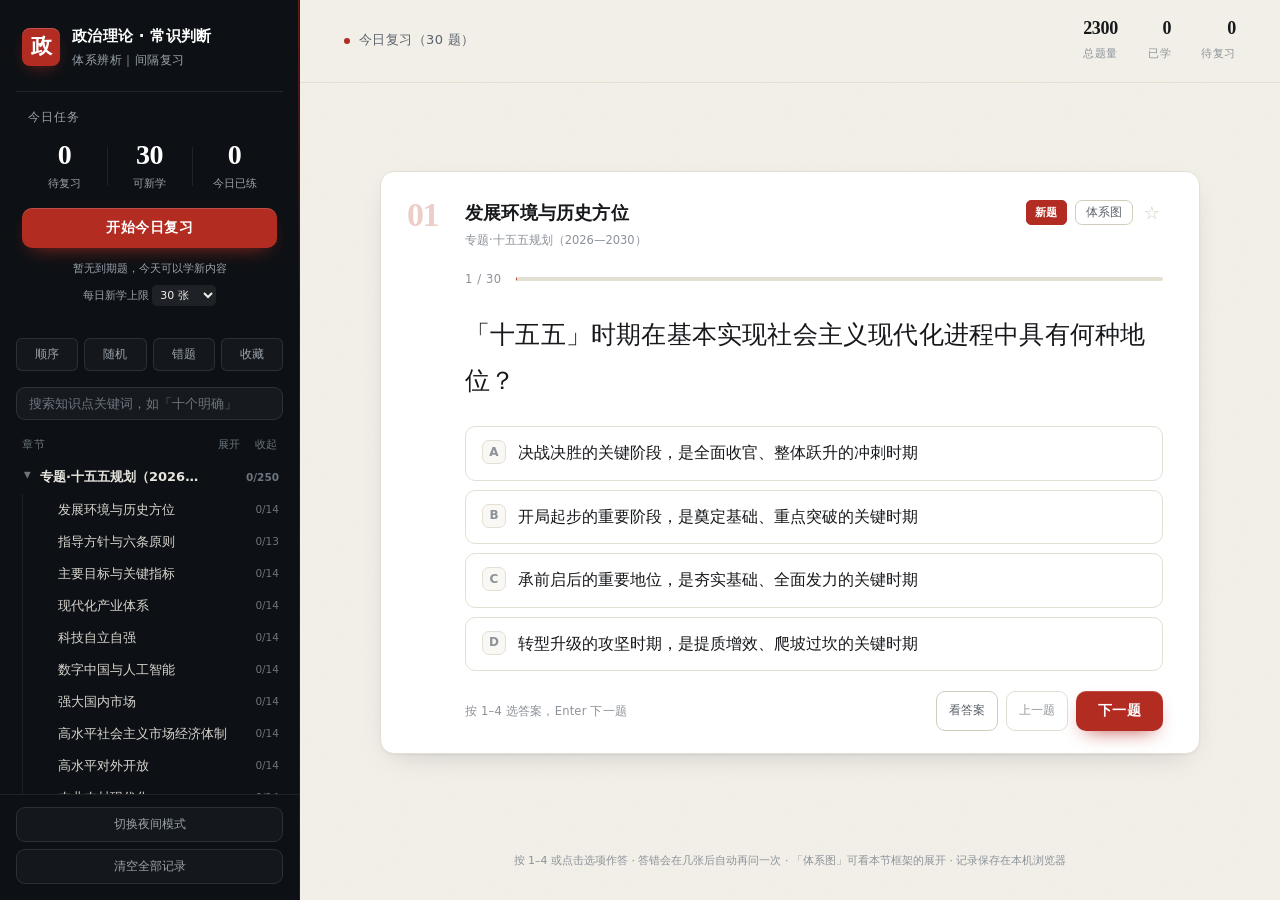
<file: index.html>
<!DOCTYPE html>
<html lang="zh-CN">
<head>
<meta charset="UTF-8">
<meta name="viewport" content="width=device-width, initial-scale=1">
<meta http-equiv="refresh" content="0; url=%E6%94%BF%E6%B2%BB%E7%90%86%E8%AE%BA%E6%8C%96%E7%A9%BA%E5%A1%AB%E8%AF%8D.html">
<title>政治理论 · 常识判断 | 体系化辨析训练</title>
<style>
  body{margin:0;min-height:100vh;display:grid;place-items:center;background:#F2EFE8;color:#16181B;
       font-family:"PingFang SC","Microsoft YaHei",system-ui,sans-serif}
  .box{text-align:center;padding:40px}
  .mark{width:44px;height:44px;margin:0 auto 18px;border-radius:9px;background:#B22C22;color:#fff;
        display:grid;place-items:center;font-family:serif;font-size:24px;font-weight:700}
  h1{font-size:17px;font-weight:600;margin:0 0 8px;letter-spacing:.3px}
  p{font-size:13px;color:#5B626B;margin:0 0 22px}
  a{display:inline-block;background:#B22C22;color:#fff;text-decoration:none;
    padding:10px 22px;border-radius:10px;font-size:14px;font-weight:600;letter-spacing:.4px}
  a:hover{background:#8C1F17}
</style>
</head>
<body>
<div class="box">
  <div class="mark">政</div>
  <h1>政治理论 · 常识判断</h1>
  <p>体系化辨析题 2300 道 · 十五五规划专项 250 题</p>
  <a href="%E6%94%BF%E6%B2%BB%E7%90%86%E8%AE%BA%E6%8C%96%E7%A9%BA%E5%A1%AB%E8%AF%8D.html">打开练习网页</a>
</div>
</body>
</html>
</file>
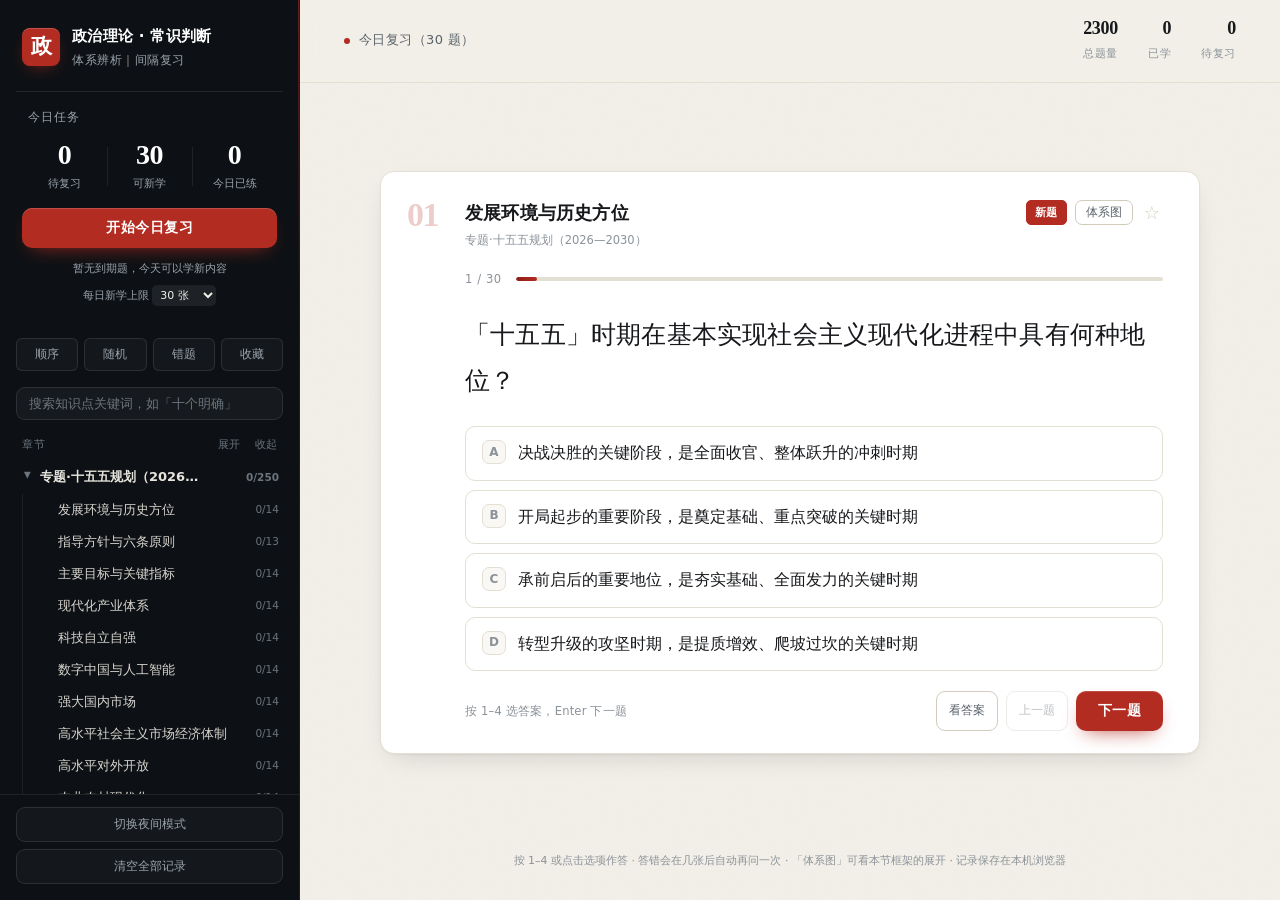
<file: web/index.html>
<!DOCTYPE html>
<html lang="zh-CN">
<head>
<meta charset="UTF-8">
<meta name="viewport" content="width=device-width, initial-scale=1.0, viewport-fit=cover">
<title>政治理论 · 常识判断 | 体系化辨析</title>
<link rel="stylesheet" href="style.css">
</head>
<body>
<div class="app">

  <!-- ============ 侧栏 ============ -->
  <aside class="sidebar" id="sidebar">
    <div class="brand">
      <div class="brand-mark">政</div>
      <div class="brand-text">
        <h1>政治理论 · 常识判断</h1>
        <p>体系辨析｜间隔复习</p>
      </div>
    </div>

    <div class="today-card">
      <div class="today-head">
        <span>今日任务</span>
        <span class="streak" id="streak" title="连续学习天数"></span>
      </div>
      <div class="today-nums">
        <div><b id="dueN">0</b><span>待复习</span></div>
        <div><b id="newN">0</b><span>可新学</span></div>
        <div><b id="doneN">0</b><span>今日已练</span></div>
      </div>
      <button class="primary-btn wide" id="startToday">开始今日复习</button>
      <div class="today-sub" id="todaySub">每天先复习到期卡片，再学新知识点</div>
      <div class="today-limit">
        <label>每日新学上限
          <select id="newLimit">
            <option value="10">10 张</option>
            <option value="20">20 张</option>
            <option value="30">30 张</option>
            <option value="50">50 张</option>
            <option value="80">80 张</option>
            <option value="120">120 张</option>
          </select>
        </label>
      </div>
    </div>

    <div class="modes" id="modes">
      <button class="mode-btn" data-mode="seq">顺序</button>
      <button class="mode-btn" data-mode="random">随机</button>
      <button class="mode-btn" data-mode="wrong">错题</button>
      <button class="mode-btn" data-mode="fav">收藏</button>
    </div>

    <div class="search-wrap">
      <input id="search" type="search" placeholder="搜索知识点关键词，如「十个明确」">
      <div class="search-result" id="searchResult" hidden></div>
    </div>

    <div class="tree-head">
      <span>章节</span>
      <span class="tree-actions">
        <button id="expandAll" title="展开全部">展开</button>
        <button id="collapseAll" title="收起全部">收起</button>
      </span>
    </div>
    <nav class="tree" id="tree"></nav>

    <div class="side-foot">
      <button id="themeBtn" class="ghost-btn">切换夜间模式</button>
      <button id="resetBtn" class="ghost-btn danger">清空全部记录</button>
    </div>
  </aside>

  <!-- ============ 主区 ============ -->
  <main class="main">
    <header class="topbar" id="topbar">
      <button class="icon-btn menu-btn" id="menuBtn" aria-label="打开章节">☰</button>
      <div class="scope-title" id="scopeTitle">今日复习</div>
      <div class="topstats">
        <div class="stat"><b id="statTotal">0</b><span>总题量</span></div>
        <div class="stat"><b id="statLearned">0</b><span>已学</span></div>
        <div class="stat"><b id="statDue">0</b><span>待复习</span></div>
      </div>
    </header>

    <section class="stage" id="stage">
      <div class="card" id="card">
        <div class="q-no" id="qNo" aria-hidden="true">01</div>
        <div class="card-head">
          <div class="ch-main">
            <div class="q-title" id="qTitle"></div>
            <div class="path" id="path"></div>
          </div>
          <div class="ch-actions">
            <span class="badge" id="cardBadge"></span>
            <button class="mini-btn" id="treeBtn" title="查看本节知识体系">体系图</button>
            <button class="fav" id="favBtn" title="收藏本题">☆</button>
          </div>
        </div>

        <div class="progress-line">
          <div class="bar"><i id="barFill"></i></div>
          <span id="counter">0 / 0</span>
        </div>

        <div class="statement" id="statement"></div>

        <div class="options" id="options"></div>

        <div class="feedback" id="feedback" hidden></div>

        <div class="card-foot">
          <span class="foot-hint" id="footHint">按 1–4 选答案，Enter 下一题</span>
          <div class="foot-btns">
            <button class="ghost-btn" id="revealBtn">看答案</button>
            <button class="ghost-btn" id="prevBtn">上一题</button>
            <button class="primary-btn" id="nextBtn">下一题</button>
          </div>
        </div>
      </div>

      <div class="empty" id="empty" hidden></div>
    </section>

    <!-- 体系图（整页视图） -->
    <section class="treeview" id="treeView" hidden>
      <header class="tv-head">
        <button class="tv-back" id="tvBack">← 返回题目</button>
        <div class="tv-title">
          <h2 id="tvTitle"></h2>
          <div class="tv-path" id="tvPath"></div>
        </div>
        <button class="tv-toggle" id="tvToggle">收起分节</button>
      </header>

      <div class="tv-map">
        <div class="tv-map-label">结构概览</div>
        <div class="tv-chips" id="tvChips"></div>
      </div>

      <div class="tv-body" id="tvBody"></div>

      <button class="tv-float" id="tvFloat" title="返回题目">← 返回题目</button>

      <footer class="tv-foot">
        <button class="primary-btn" id="tvBack2">← 回到题目</button>
      </footer>
    </section>

    <footer class="foot-note">
      按 1–4 或点击选项作答 · 答错会在几张后自动再问一次 · 「体系图」可看本节框架的展开 · 记录保存在本机浏览器
    </footer>
  </main>
</div>

<div class="overlay" id="overlay"></div>
<script src="data.js"></script>
<script src="app.js"></script>
</body>
</html>
</file>
<file: web/style.css>
﻿/* =========================================================================
   政治理论 · 常识判断
   深墨侧栏 + 纸面内容 + 朱红点题。
   ========================================================================= */

:root{
  /* 墨 */
  --ink-900:#0D1115;
  --ink-800:#151A20;
  --ink-700:#1D242C;
  --ink-600:#2A323B;
  /* 纸 */
  --paper:#F2EFE8;
  --card:#FFFFFF;
  --card-2:#FAF8F4;
  /* 字 */
  --text:#16181B;
  --text-2:#5B626B;
  --text-3:#8C9299;
  --on-dark:#F2EFE8;
  --on-dark-2:#9AA2AB;
  /* 线 */
  --line:#E4DFD3;
  --line-2:#D2CCBD;
  /* 色 */
  --zhu:#B22C22;
  --zhu-deep:#8C1F17;
  --zhu-soft:#FBEAE7;
  --jade:#1E6E5B;
  --jade-soft:#E7F2EE;
  --gold:#A67C34;

  --sans:"PingFang SC","Source Han Sans SC","Microsoft YaHei","Segoe UI",system-ui,sans-serif;
  --serif:"Source Han Serif SC","Noto Serif SC","Songti SC","SimSun",serif;
  --r-sm:6px;
  --r-md:10px;
  --r-lg:14px;
  --sh-1:0 1px 2px rgba(16,18,22,.05);
  --sh-2:0 1px 2px rgba(16,18,22,.05), 0 10px 28px -14px rgba(16,18,22,.22);
  --sh-3:0 2px 4px rgba(16,18,22,.06), 0 24px 60px -28px rgba(16,18,22,.35);
}

html[data-theme="dark"]{
  --paper:#101419;
  --card:#1A1F26;
  --card-2:#1D232B;
  --text:#EDE9E1;
  --text-2:#A2A9B2;
  --text-3:#6E767F;
  --ink-900:#080A0E;
  --ink-800:#0D1015;
  --ink-700:#12161B;
  --line:#262D35;
  --line-2:#333B44;
  --zhu:#D2503F;
  --zhu-deep:#E4705F;
  --zhu-soft:#2A1714;
  --jade:#4FA98F;
  --jade-soft:#132521;
  --gold:#C79A4B;
  --sh-1:0 1px 2px rgba(0,0,0,.5);
  --sh-2:0 1px 2px rgba(0,0,0,.5), 0 12px 30px -14px rgba(0,0,0,.8);
  --sh-3:0 2px 4px rgba(0,0,0,.5), 0 28px 64px -30px rgba(0,0,0,.9);
}

/* ---------- base ---------- */
*{box-sizing:border-box;}
[hidden]{display:none !important;}
html,body{height:100%;}
body{
  margin:0;background:var(--paper);color:var(--text);
  font-family:var(--sans);font-size:15px;line-height:1.6;
  -webkit-font-smoothing:antialiased;
}
/* 纸纹 */
body::before{
  content:"";position:fixed;inset:0;pointer-events:none;z-index:0;
  opacity:.5;
  background-image:url("data:image/svg+xml;utf8,%3Csvg xmlns='http://www.w3.org/2000/svg' width='140' height='140'%3E%3Cfilter id='n'%3E%3CfeTurbulence type='fractalNoise' baseFrequency='.82' numOctaves='3'/%3E%3C/filter%3E%3Crect width='140' height='140' filter='url(%23n)' opacity='.035'/%3E%3C/svg%3E");
}
button{font-family:inherit;font-size:inherit;color:inherit;cursor:pointer;}
b{font-weight:600;}
:focus-visible{outline:2px solid var(--zhu);outline-offset:2px;border-radius:3px;}

/* ---------- shell ---------- */
.app{position:relative;z-index:1;display:grid;grid-template-columns:300px minmax(0,1fr);min-height:100vh;}

/* =========================================================================
   侧栏（深墨）
   ========================================================================= */
.sidebar{
  background:var(--ink-900);
  color:var(--on-dark);
  display:flex;flex-direction:column;
  max-height:100vh;position:sticky;top:0;
  border-right:1px solid #000;
}
.sidebar{border-right:1px solid rgba(255,255,255,.07);}
.sidebar::after{
  content:"";position:absolute;inset:0 0 0 auto;width:1px;
  background:linear-gradient(180deg,rgba(178,44,34,.55),rgba(178,44,34,0) 32%);
}

.brand{display:flex;align-items:center;gap:12px;padding:24px 22px 18px;}
.brand-mark{
  width:38px;height:38px;flex:0 0 auto;
  background:var(--zhu);color:#fff;border-radius:8px;
  font-family:var(--serif);font-size:21px;font-weight:700;
  display:grid;place-items:center;
  box-shadow:0 6px 18px -8px rgba(178,44,34,.9), inset 0 1px 0 rgba(255,255,255,.18);
}
.brand-text h1{margin:0;font-size:15px;font-weight:600;letter-spacing:.3px;color:#fff;}
.brand-text p{margin:3px 0 0;font-size:11.5px;color:var(--on-dark-2);letter-spacing:.5px;}

/* 今日任务 */
.today-card{
  margin:4px 16px 0;padding:16px 6px 18px;
  border-top:1px solid rgba(255,255,255,.09);
}
.today-head{
  display:flex;justify-content:space-between;align-items:baseline;
  padding:0 6px;font-size:11.5px;color:var(--on-dark-2);letter-spacing:1px;
}
.streak{color:var(--gold);letter-spacing:0;font-weight:600;}
.today-nums{display:flex;margin:14px 0 16px;}
.today-nums div{flex:1;text-align:center;position:relative;padding:0 4px;}
.today-nums div + div::before{
  content:"";position:absolute;left:0;top:6px;bottom:6px;width:1px;background:rgba(255,255,255,.08);
}
.today-nums b{
  display:block;font-family:var(--serif);font-size:28px;font-weight:600;line-height:1;
  color:#fff;letter-spacing:-.5px;
}
.today-nums span{display:block;margin-top:6px;font-size:10.5px;color:var(--on-dark-2);}

.primary-btn{
  background:var(--zhu);color:#fff;border:0;border-radius:var(--r-md);
  padding:11px 22px;font-size:14px;font-weight:600;letter-spacing:.5px;
  box-shadow:0 8px 20px -10px rgba(178,44,34,.95), inset 0 1px 0 rgba(255,255,255,.16);
  transition:background .15s, transform .08s;
}
.primary-btn:hover{background:var(--zhu-deep);}
.primary-btn:active{transform:translateY(1px);}
.primary-btn:disabled{opacity:.4;cursor:not-allowed;box-shadow:none;}
.primary-btn.wide{width:100%;display:block;}

.today-sub{margin:12px 6px 0;font-size:11px;color:var(--on-dark-2);line-height:1.6;text-align:center;}
.today-limit{margin-top:8px;text-align:center;font-size:11px;color:var(--on-dark-2);}
.today-limit select{
  border:0;border-radius:5px;background:rgba(255,255,255,.07);
  color:var(--on-dark);font-size:11px;font-family:inherit;padding:3px 4px;
}

/* 模式 */
.modes{display:grid;grid-template-columns:repeat(4,1fr);gap:6px;padding:14px 16px 6px;}
.mode-btn{
  border:1px solid rgba(255,255,255,.1);background:rgba(255,255,255,.03);
  color:var(--on-dark-2);border-radius:var(--r-sm);padding:7px 0;
  font-size:12px;transition:.15s;
}
.mode-btn:hover{color:#fff;border-color:rgba(255,255,255,.22);}
.mode-btn.active{
  background:var(--zhu);border-color:var(--zhu);color:#fff;font-weight:600;
  box-shadow:0 6px 16px -10px rgba(178,44,34,1);
}

/* 搜索 */
.search-wrap{padding:10px 16px 8px;}
.search-wrap input{
  width:100%;padding:8px 12px;border-radius:9px;
  border:1px solid rgba(255,255,255,.1);background:rgba(255,255,255,.04);
  color:var(--on-dark);font-size:12.5px;font-family:inherit;
}
.search-wrap input::placeholder{color:#6C747D;}
.search-wrap input:focus{outline:none;border-color:rgba(178,44,34,.7);background:rgba(255,255,255,.07);}
.search-result{margin-top:8px;border-radius:9px;overflow:hidden;background:var(--ink-800);}
.sr-item{padding:8px 11px;font-size:12px;color:var(--on-dark-2);cursor:pointer;border-bottom:1px solid rgba(255,255,255,.06);}
.sr-item:last-child{border-bottom:0;}
.sr-item:hover{background:rgba(255,255,255,.06);color:#fff;}
.sr-empty{padding:9px 11px;font-size:12px;color:#6C747D;}

/* 章节树 */
.tree-head{
  display:flex;justify-content:space-between;align-items:baseline;
  padding:8px 22px 6px;font-size:10.5px;color:#6C747D;letter-spacing:1.4px;
}
.tree-actions button{background:none;border:0;color:#6C747D;font-size:11px;padding:0 0 0 10px;}
.tree-actions button:hover{color:var(--on-dark);}
.tree{overflow-y:auto;flex:1;padding:2px 10px 16px;}
.tree::-webkit-scrollbar{width:7px;}
.tree::-webkit-scrollbar-thumb{background:#2A323B;border-radius:4px;}

.node-row{
  display:flex;align-items:center;gap:7px;
  padding:6px 10px;border-radius:7px;
  font-size:12.5px;color:var(--on-dark-2);cursor:pointer;
  border-left:2px solid transparent;
}
.node-row:hover{background:rgba(255,255,255,.05);color:#fff;}
.node-row.active{background:rgba(178,44,34,.16);border-left-color:var(--zhu);color:#fff;font-weight:600;}
.caret{width:11px;flex:0 0 11px;font-size:9px;color:#6C747D;transition:transform .15s;}
.caret.open{transform:rotate(90deg);}
.label{flex:1;min-width:0;overflow:hidden;text-overflow:ellipsis;white-space:nowrap;}
.cnt{font-size:10.5px;color:#6C747D;font-variant-numeric:tabular-nums;}
.cnt.done{color:#5FA98F;}
.mini-play{
  border:1px solid rgba(255,255,255,.14);background:none;color:#8A929B;
  font-size:10px;padding:0 5px;line-height:1.5;border-radius:4px;opacity:0;
}
.node-row:hover .mini-play{opacity:1;color:#fff;border-color:rgba(255,255,255,.3);}
.children{display:none;margin-left:12px;padding-left:5px;border-left:1px solid rgba(255,255,255,.07);}
.children.open{display:block;}
.lv0>.node-row{font-size:13px;color:#E8E5DE;font-weight:600;}
.lv1>.node-row{color:#D8D5CE;}

.side-foot{padding:12px 16px 16px;border-top:1px solid rgba(255,255,255,.08);display:grid;gap:7px;}
.ghost-btn{
  background:rgba(255,255,255,.03);border:1px solid rgba(255,255,255,.1);
  color:var(--on-dark-2);border-radius:9px;padding:8px 12px;font-size:12px;
  transition:.15s;
}
.ghost-btn:hover{border-color:rgba(255,255,255,.25);color:#fff;}
.ghost-btn.danger:hover{border-color:rgba(178,44,34,.8);color:#F0A79E;}
.ghost-btn:disabled{opacity:.4;cursor:not-allowed;}

/* =========================================================================
   主区
   ========================================================================= */
.main{display:flex;flex-direction:column;min-width:0;}

.topbar{
  display:flex;align-items:center;gap:16px;
  padding:18px 44px;position:sticky;top:0;z-index:5;
  background:color-mix(in srgb, var(--paper) 88%, transparent);
  backdrop-filter:blur(10px);
  border-bottom:1px solid var(--line);
}
.scope-title{
  font-size:13px;color:var(--text-2);letter-spacing:.4px;
  display:flex;align-items:center;gap:9px;
}
.scope-title::before{
  content:"";width:6px;height:6px;border-radius:50%;background:var(--zhu);flex:0 0 auto;
}
.topstats{display:flex;gap:30px;margin-left:auto;}
.stat{text-align:right;}
.stat b{
  display:block;font-family:var(--serif);font-size:18px;font-weight:600;
  line-height:1.2;letter-spacing:-.3px;
}
.stat span{font-size:10.5px;color:var(--text-3);letter-spacing:.6px;}
.icon-btn{display:none;background:var(--card);border:1px solid var(--line);border-radius:9px;padding:6px 10px;color:var(--text-2);}

.stage{padding:40px 44px 24px;flex:1;display:flex;justify-content:center;align-items:center;}

/* 题卡 */
.card{
  position:relative;
  width:100%;max-width:820px;
  background:var(--card);
  border-radius:var(--r-lg);
  border:1px solid var(--line);
  box-shadow:var(--sh-2);
  padding:28px 36px 22px 84px;
  display:flex;flex-direction:column;gap:20px;
}
.q-no{
  position:absolute;left:26px;top:26px;
  font-family:var(--serif);font-size:34px;font-weight:700;line-height:1;
  letter-spacing:-1.5px;color:rgba(178,44,34,.24);
  user-select:none;pointer-events:none;
}

.card-head{display:flex;align-items:flex-start;gap:14px;}
.ch-main{flex:1;min-width:0;}
.q-title{
  font-family:var(--serif);font-size:18px;font-weight:700;line-height:1.45;
  letter-spacing:.2px;overflow:hidden;text-overflow:ellipsis;white-space:nowrap;
}
.path{
  margin-top:5px;font-size:11.5px;color:var(--text-3);
  overflow:hidden;text-overflow:ellipsis;white-space:nowrap;
}
.ch-actions{display:flex;align-items:center;gap:8px;flex:0 0 auto;}

.badge{
  font-size:10.5px;padding:3px 8px;border-radius:5px;font-weight:600;letter-spacing:.4px;
  background:var(--card-2);color:var(--text-2);border:1px solid var(--line);
}
.badge.new{background:var(--zhu);color:#fff;border-color:var(--zhu);}
.badge.lv0{background:var(--zhu-soft);color:var(--zhu);border-color:transparent;}
.badge.lv1,.badge.lv2{background:#FBF3E3;color:var(--gold);border-color:transparent;}
.badge.lv3,.badge.lv4,.badge.lv5,.badge.lv6,.badge.lv7{background:var(--jade-soft);color:var(--jade);border-color:transparent;}
html[data-theme="dark"] .badge.lv1,
html[data-theme="dark"] .badge.lv2{background:#2A2214;}

.mini-btn{
  border:1px solid var(--line-2);background:var(--card);color:var(--text-2);
  border-radius:7px;padding:4px 10px;font-size:11.5px;transition:.15s;
}
.mini-btn:hover{border-color:var(--zhu);color:var(--zhu);}
.fav{
  background:none;border:0;font-size:18px;line-height:1;padding:0 3px;color:var(--line-2);
}
.fav:hover,.fav.on{color:var(--gold);}

/* 进度 */
.progress-line{display:flex;flex-direction:row-reverse;align-items:center;gap:14px;}
.bar{flex:1;height:4px;border-radius:4px;background:var(--line);overflow:hidden;}
.bar i{display:block;height:100%;width:0;border-radius:4px;
  background:linear-gradient(90deg,var(--zhu-deep),var(--zhu));
  transition:width .35s cubic-bezier(.4,0,.2,1);}
#counter{font-size:11.5px;color:var(--text-3);font-variant-numeric:tabular-nums;letter-spacing:.6px;}

/* 题干 */
.statement{
  font-family:var(--serif);
  font-size:25px;line-height:1.85;letter-spacing:.2px;
  color:var(--text);padding:4px 0 2px;
}

/* 选项 */
.options{display:grid;grid-template-columns:1fr;gap:9px;}
.opt{
  display:flex;align-items:flex-start;gap:12px;text-align:left;
  background:var(--card);border:1.5px solid var(--line);border-radius:var(--r-md);
  padding:13px 16px;font-size:15.5px;line-height:1.6;color:var(--text);
  transition:border-color .14s, background .14s, transform .1s, box-shadow .14s;
}
.opt:hover:not(:disabled){
  border-color:var(--line-2);background:var(--card-2);
  transform:translateY(-1px);box-shadow:var(--sh-1);
}
.opt .key{
  flex:0 0 24px;height:24px;border-radius:7px;
  display:grid;place-items:center;font-size:12px;font-weight:700;
  background:var(--card-2);color:var(--text-3);border:1px solid var(--line);
}
.opt .txt{flex:1;min-width:0;font-family:var(--serif);font-size:16px;line-height:1.65;}
.opt.right{border-color:var(--jade);background:var(--jade-soft);box-shadow:0 8px 20px -14px rgba(30,110,91,.9);}
.opt.right .key{background:var(--jade);color:#fff;border-color:var(--jade);}
.opt.wrong{border-color:var(--zhu);background:var(--zhu-soft);}
.opt.wrong .key{background:var(--zhu);color:#fff;border-color:var(--zhu);}
.opt.dim{opacity:.55;}
.opt:disabled{cursor:default;}

/* 反馈 */
.feedback{
  border-radius:var(--r-md);padding:14px 16px;
  background:var(--card-2);border:1px solid var(--line);
  font-size:13.5px;line-height:1.8;color:var(--text-2);
}
.feedback.ok{background:var(--jade-soft);border-color:color-mix(in srgb, var(--jade) 32%, transparent);}
.feedback.bad{background:var(--zhu-soft);border-color:color-mix(in srgb, var(--zhu) 30%, transparent);}
.feedback .fb-head{
  font-size:13.5px;font-weight:700;color:var(--text);margin-bottom:6px;letter-spacing:.2px;
}
.feedback.ok .fb-head{color:var(--jade);}
.feedback.bad .fb-head{color:var(--zhu);}
.feedback .why b{color:var(--text);}
.feedback .at{margin-top:9px;font-size:12px;color:var(--text-3);}
.feedback .link{color:var(--zhu);text-decoration:none;border-bottom:1px solid currentColor;padding-bottom:1px;}

/* 底部 */
.card-foot{display:flex;align-items:center;gap:12px;}
.foot-hint{font-size:11.5px;color:var(--text-3);letter-spacing:.2px;}
.foot-btns{display:flex;gap:8px;margin-left:auto;}
.foot-btns .ghost-btn{
  background:var(--card);border:1px solid var(--line-2);color:var(--text-2);border-radius:9px;
}
.foot-btns .ghost-btn:hover{border-color:var(--text-2);color:var(--text);}

.empty{max-width:620px;text-align:center;color:var(--text-3);padding:80px 24px;font-size:14px;line-height:2.1;}
.empty b{display:block;margin-bottom:10px;color:var(--text);font-family:var(--serif);font-size:19px;}
.foot-note{text-align:center;font-size:11px;color:var(--text-3);padding:26px 24px 30px;}

.overlay{display:none;}

/* =========================================================================
   体系图
   ========================================================================= */
.treeview{width:100%;max-width:880px;margin:0 auto;padding:0 44px 60px;}

.tv-head{
  position:sticky;top:0;z-index:7;padding:20px 0 16px;
  background:color-mix(in srgb, var(--paper) 90%, transparent);
  backdrop-filter:blur(10px);
  display:flex;align-items:flex-start;gap:16px;
  border-bottom:1px solid var(--line);
}
.tv-back,.tv-toggle{
  border:1px solid var(--line-2);background:var(--card);color:var(--text-2);
  border-radius:9px;padding:7px 14px;font-size:12px;white-space:nowrap;flex:0 0 auto;
  transition:.15s;
}
.tv-back{background:var(--zhu);border-color:var(--zhu);color:#fff;font-weight:600;
  box-shadow:0 8px 20px -12px rgba(178,44,34,.9);}
.tv-back:hover{background:var(--zhu-deep);border-color:var(--zhu-deep);}
.tv-toggle:hover{border-color:var(--text-2);color:var(--text);}
.tv-title{flex:1;min-width:0;padding-top:2px;}
.tv-title h2{
  margin:0;font-family:var(--serif);font-size:21px;font-weight:700;
  line-height:1.4;letter-spacing:.2px;
}
.tv-path{margin-top:5px;font-size:11.5px;color:var(--text-3);
  overflow:hidden;text-overflow:ellipsis;white-space:nowrap;}

.tv-map{padding:16px 0 12px;}
.tv-map-label{font-size:10.5px;color:var(--text-3);letter-spacing:1.6px;margin-bottom:10px;}
.tv-chips{display:flex;gap:8px;overflow-x:auto;padding-bottom:4px;}
.tv-chip{
  display:flex;align-items:baseline;gap:8px;white-space:nowrap;
  background:var(--card);border:1px solid var(--line);border-radius:999px;
  padding:6px 14px;font-size:12.5px;color:var(--text-2);transition:.15s;
}
.tv-chip:hover{border-color:var(--zhu);color:var(--zhu);transform:translateY(-1px);box-shadow:var(--sh-1);}
.tv-chip b{font-weight:600;}
.tv-chip i{font-style:normal;font-size:10.5px;color:var(--text-3);
  background:var(--card-2);border-radius:999px;padding:1px 7px;}

/* 分节 */
.tv-sec{margin:34px 0 0;scroll-margin-top:140px;}
.tv-sec-h{display:flex;align-items:baseline;gap:14px;cursor:pointer;user-select:none;}
.tv-sec-num{
  font-family:var(--serif);font-size:16px;font-weight:700;color:var(--zhu);
  flex:0 0 auto;
}
.tv-sec-tt{flex:1;min-width:0;}
.tv-sec-tt b{
  font-family:var(--serif);font-size:20px;font-weight:700;letter-spacing:.2px;
}
.tv-sec-tt p{margin:7px 0 0;font-size:12.5px;color:var(--text-3);line-height:1.8;}
.tv-sec-cnt{flex:0 0 auto;font-size:10.5px;color:var(--text-3);
  background:var(--card);border:1px solid var(--line);border-radius:999px;padding:2px 9px;}
.tv-sec.closed .tv-sec-body{display:none;}
.tv-sec-body{margin-top:14px;display:grid;gap:10px;}

.tv-sec-hit .tv-sec-tt b{color:var(--zhu);}

/* 卡片 */
.tv-card{
  background:var(--card);border:1px solid var(--line);border-radius:var(--r-md);
  padding:16px 18px 10px;box-shadow:var(--sh-1);
}
.tv-card-h{display:flex;align-items:baseline;gap:10px;}
.tv-card-no{
  flex:0 0 auto;font-family:var(--serif);font-size:12.5px;font-weight:600;color:var(--zhu);
  background:var(--zhu-soft);border-radius:5px;padding:1px 7px;
}
.tv-card-tt{flex:1;min-width:0;}
.tv-card-tt b{font-size:15px;font-weight:600;line-height:1.5;}
.tv-card-tt p{margin:4px 0 0;font-size:12px;color:var(--text-3);line-height:1.65;}
.tv-card-cnt{flex:0 0 auto;font-size:10.5px;color:var(--text-3);}

.tv-list{list-style:none;margin:10px 0 0;padding:0;}
.tv-list.lv2,.tv-list.lv3{margin-left:8px;padding-left:14px;border-left:1px dashed var(--line-2);}
.tv-li{
  display:flex;gap:11px;align-items:baseline;
  padding:7px 8px;border-radius:7px;font-size:14px;line-height:1.7;
  transition:background .12s;
}
.tv-li:hover{background:var(--card-2);}
.tv-mark{
  flex:0 0 20px;font-size:11px;color:var(--text-3);text-align:right;
  font-variant-numeric:tabular-nums;font-weight:600;
}
.tv-mark.dot{color:var(--line-2);font-size:8px;}
.tv-mark.dot::before{content:"●";}
.tv-li-main{flex:1;min-width:0;}
.tv-li-t{display:block;font-family:var(--serif);font-size:14.5px;}
.tv-li-d{display:block;margin-top:3px;font-size:12px;color:var(--text-3);line-height:1.6;font-family:var(--sans);}
.tv-sub{margin:0;padding:0;list-style:none;}
.tv-hit{
  background:var(--zhu-soft) !important;
  box-shadow:inset 3px 0 0 var(--zhu);
  scroll-margin:150px;
}
.tv-hit .tv-li-t{color:var(--zhu-deep, var(--zhu));font-weight:600;}
.tv-empty{padding:48px 0;text-align:center;color:var(--text-3);font-size:13px;}
.tv-foot{padding:32px 0 0;text-align:center;}
.tv-float{
  position:fixed;right:34px;bottom:30px;z-index:40;
  background:var(--zhu);color:#fff;border:0;border-radius:999px;
  padding:11px 20px;font-size:12.5px;font-weight:600;letter-spacing:.4px;
  box-shadow:0 12px 28px -12px rgba(178,44,34,.95);
}
.tv-float:hover{background:var(--zhu-deep);}

body.no-scroll{overflow:hidden;}

/* =========================================================================
   响应式
   ========================================================================= */
@media (max-width:1000px){
  .app{grid-template-columns:1fr;}
  .sidebar{
    position:fixed;inset:0 auto 0 0;width:300px;z-index:30;
    transform:translateX(-102%);transition:transform .22s cubic-bezier(.4,0,.2,1);
    box-shadow:0 0 60px rgba(0,0,0,.5);
  }
  .sidebar.open{transform:none;}
  .overlay.show{display:block;position:fixed;inset:0;background:rgba(13,17,21,.55);z-index:20;}
  .icon-btn{display:block;}
  .topbar{padding:14px 18px;gap:12px;}
  .stage{padding:20px 16px 8px;align-items:flex-start;}
  .card{padding:22px 20px 18px;border-radius:12px;}
  .q-no{display:none;}
  .statement{font-size:20px;line-height:1.8;}
  .options{grid-template-columns:1fr;}
  .opt .txt{font-size:15px;}
  .treeview{padding:0 18px 44px;}
  .tv-sec-num{font-size:15px;}
  .tv-sec-tt b{font-size:18px;}
  .tv-card{padding:14px 14px 8px;}
}
@media (max-width:700px){
  .topstats .stat:first-child{display:none;}
  .stat b{font-size:16px;}
  .foot-hint{display:none;}
  .tv-head{flex-wrap:wrap;gap:10px;padding:14px 0 12px;}
  .tv-back{order:1;}
  .tv-toggle{order:2;margin-left:auto;}
  .tv-title{order:3;flex-basis:100%;padding-top:0;}
  .tv-title h2{font-size:17px;}
  .tv-map{padding:12px 0 8px;}
  .tv-sec{margin-top:26px;scroll-margin-top:20px;}
  .tv-hit{scroll-margin:90px;}
  .tv-float{right:16px;bottom:16px;padding:10px 16px;}
  .today-nums b{font-size:24px;}
}
@media (prefers-reduced-motion:reduce){
  *{transition:none !important;animation:none !important;}
}
</file>
